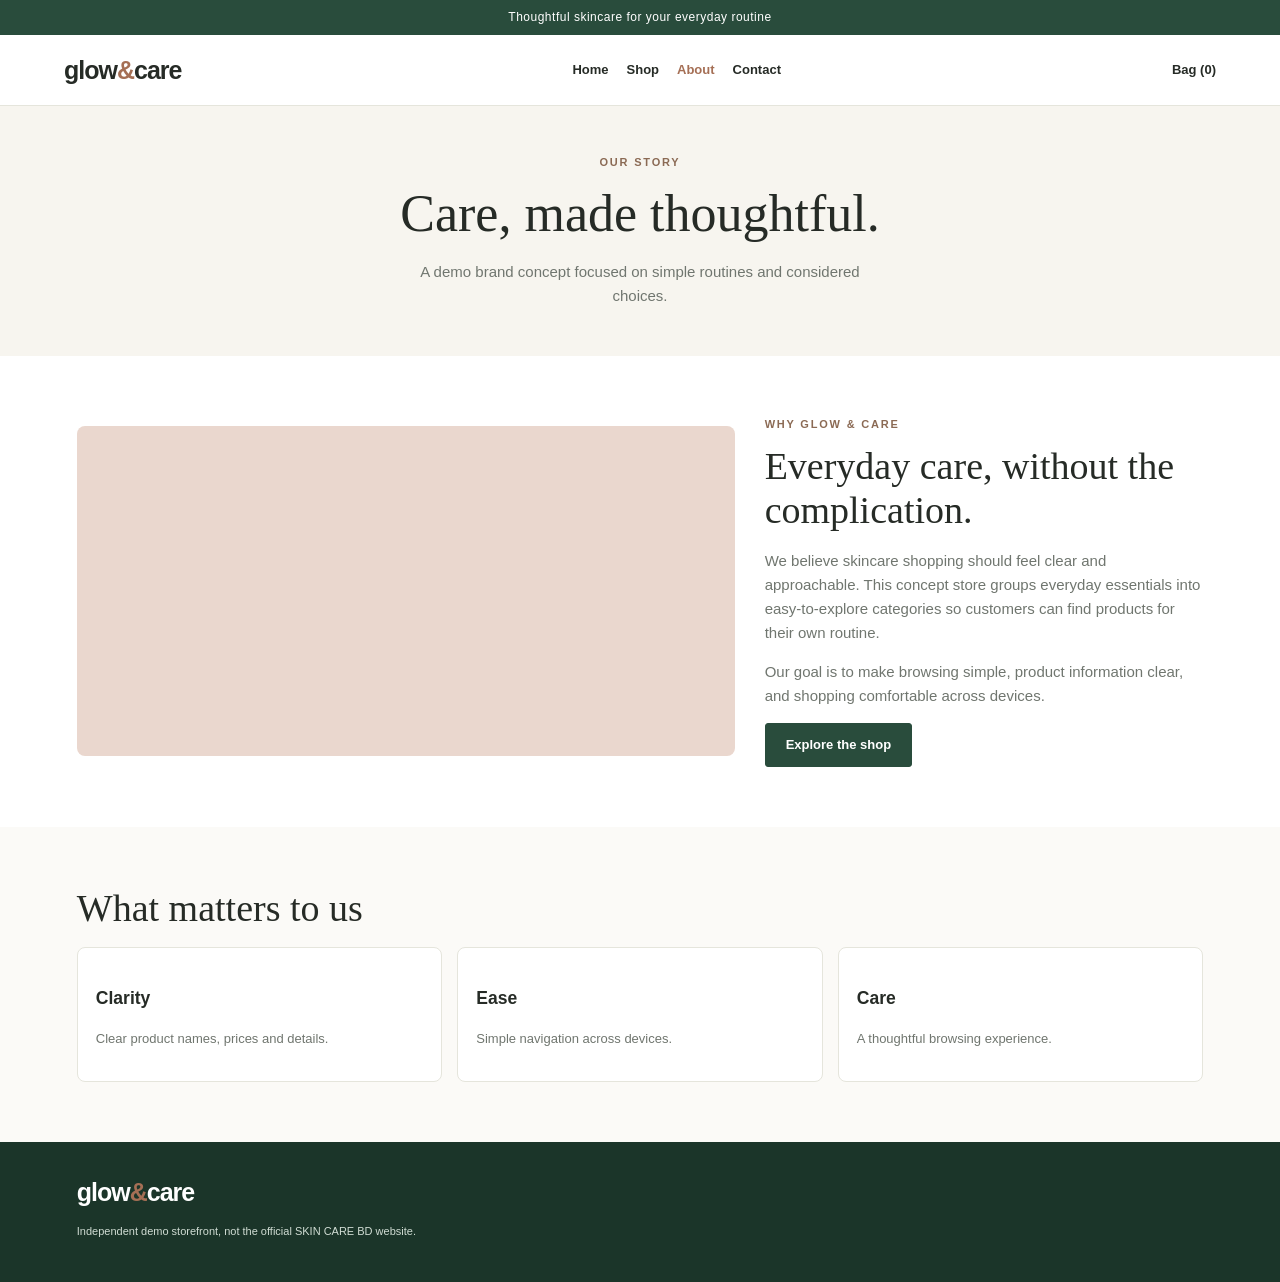
<file: about.html>
<!doctype html><html lang="en"><head><meta charset="utf-8"><meta name="viewport" content="width=device-width,initial-scale=1"><title>About | Glow & Care</title><link rel="stylesheet" href="css/style.css"><script defer src="js/main.js"></script></head><body><div class="announcement">Thoughtful skincare for your everyday routine</div><header class="header"><a class="logo" href="index.html">glow<span>&</span>care</a><button id="menuToggle" class="menu-toggle" aria-expanded="false" aria-label="Toggle menu">☰</button><nav id="navigation"><a href="index.html">Home</a><a href="shop.html">Shop</a><a class="active" href="about.html">About</a><a href="contact.html">Contact</a></nav><div class="actions"><a href="cart.html">Bag (<span data-cart-count>0</span>)</a></div></header><main><section class="page-title"><p class="eyebrow">OUR STORY</p><h1>Care, made thoughtful.</h1><p>A demo brand concept focused on simple routines and considered choices.</p></section><section class="section story"><div class="story-img" role="img" aria-label="Skincare products arranged on a table"></div><div><p class="eyebrow">WHY GLOW & CARE</p><h2>Everyday care, without the complication.</h2><p class="muted">We believe skincare shopping should feel clear and approachable. This concept store groups everyday essentials into easy-to-explore categories so customers can find products for their own routine.</p><p class="muted">Our goal is to make browsing simple, product information clear, and shopping comfortable across devices.</p><a class="btn" href="shop.html">Explore the shop</a></div></section><section class="section tinted"><h2>What matters to us</h2><div class="values"><article><h3>Clarity</h3><p>Clear product names, prices and details.</p></article><article><h3>Ease</h3><p>Simple navigation across devices.</p></article><article><h3>Care</h3><p>A thoughtful browsing experience.</p></article></div></section></main><footer><a class="logo" href="index.html">glow<span>&</span>care</a><p>Independent demo storefront, not the official SKIN CARE BD website.</p></footer></body></html>
</file>
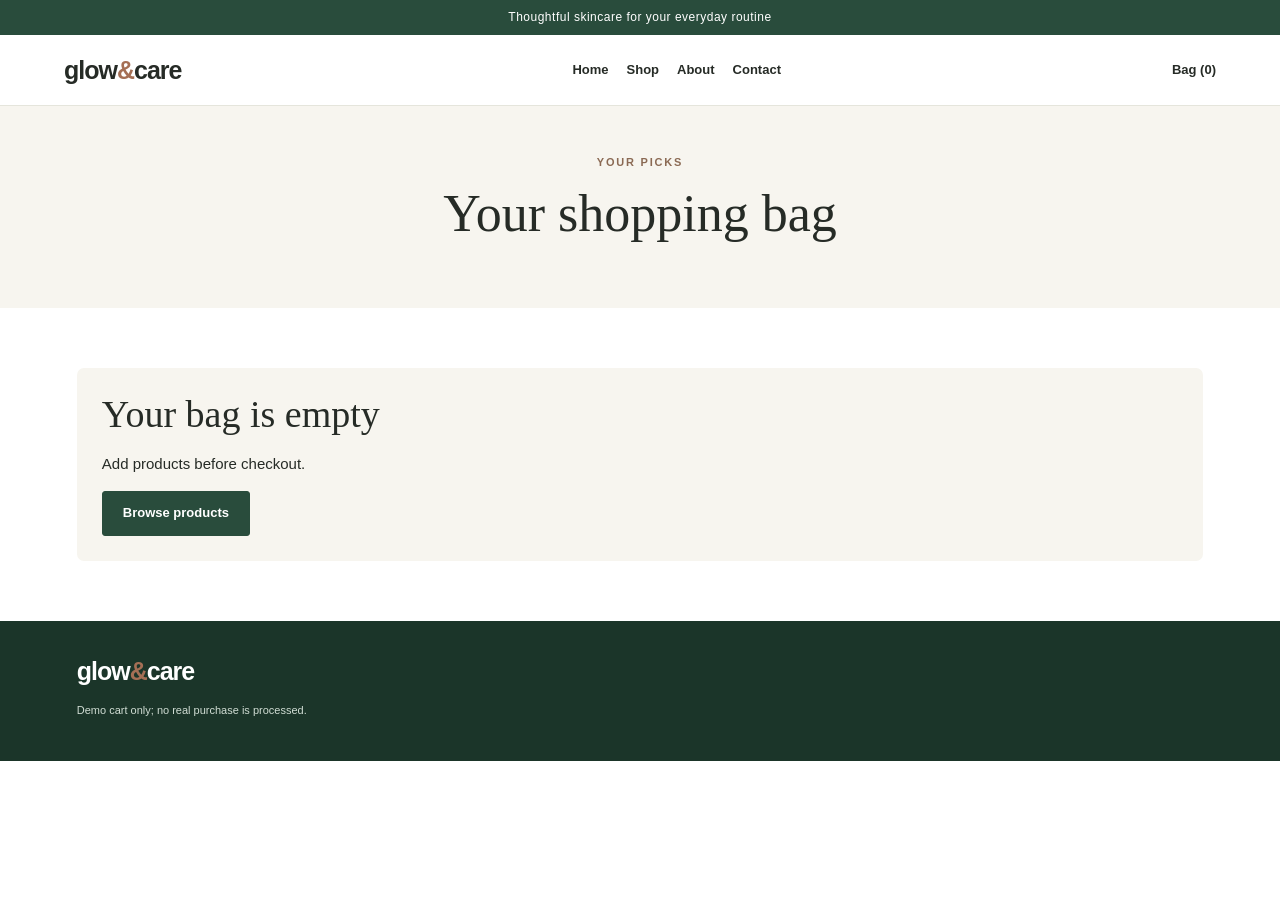
<file: cart.html>
<!doctype html><html lang="en"><head><meta charset="utf-8"><meta name="viewport" content="width=device-width,initial-scale=1"><title>Your bag | Glow & Care</title><link rel="stylesheet" href="css/style.css"><script defer src="js/data.js"></script><script defer src="js/main.js"></script><script defer src="js/cart.js"></script></head><body><div class="announcement">Thoughtful skincare for your everyday routine</div><header class="header"><a class="logo" href="index.html">glow<span>&</span>care</a><button id="menuToggle" class="menu-toggle" aria-expanded="false" aria-label="Toggle menu">☰</button><nav id="navigation"><a href="index.html">Home</a><a href="shop.html">Shop</a><a href="about.html">About</a><a href="contact.html">Contact</a></nav><div class="actions"><a href="cart.html">Bag (<span data-cart-count>0</span>)</a></div></header><main><section class="page-title"><p class="eyebrow">YOUR PICKS</p><h1>Your shopping bag</h1></section><section class="section"><div id="cartContents"></div></section></main><footer><a class="logo" href="index.html">glow<span>&</span>care</a><p>Demo cart only; no real purchase is processed.</p></footer></body></html>
</file>
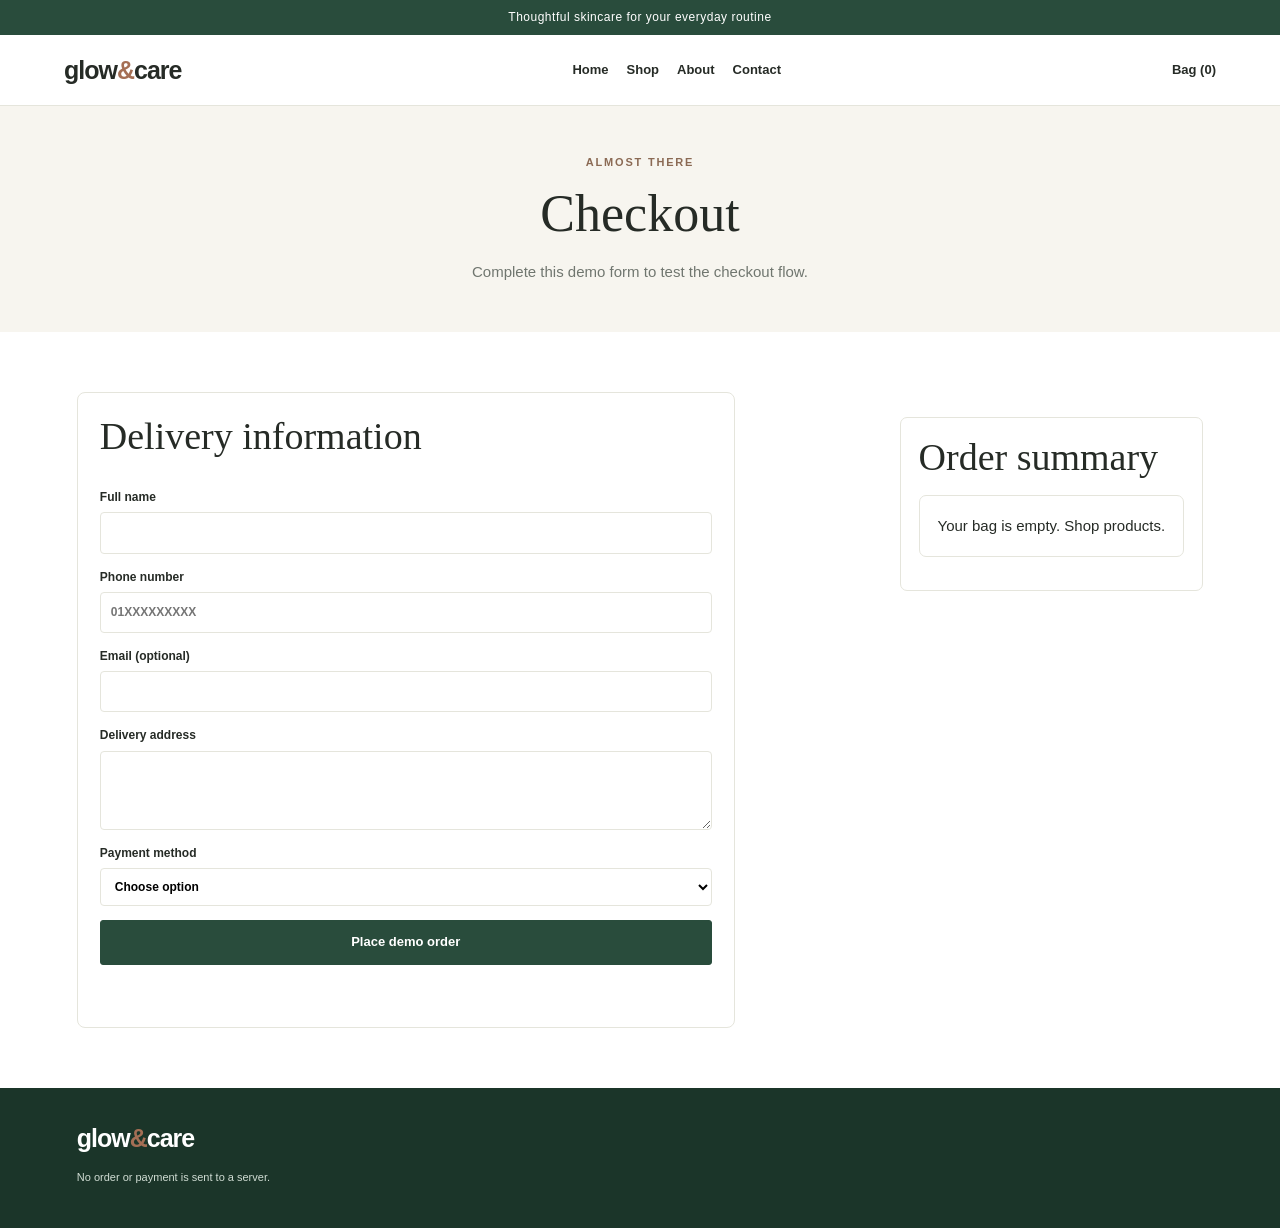
<file: checkout.html>
<!doctype html><html lang="en"><head><meta charset="utf-8"><meta name="viewport" content="width=device-width,initial-scale=1"><title>Checkout | Glow & Care</title><link rel="stylesheet" href="css/style.css"><script defer src="js/data.js"></script><script defer src="js/main.js"></script><script defer src="js/checkout.js"></script></head><body><div class="announcement">Thoughtful skincare for your everyday routine</div><header class="header"><a class="logo" href="index.html">glow<span>&</span>care</a><button id="menuToggle" class="menu-toggle" aria-expanded="false" aria-label="Toggle menu">☰</button><nav id="navigation"><a href="index.html">Home</a><a href="shop.html">Shop</a><a href="about.html">About</a><a href="contact.html">Contact</a></nav><div class="actions"><a href="cart.html">Bag (<span data-cart-count>0</span>)</a></div></header><main><section class="page-title"><p class="eyebrow">ALMOST THERE</p><h1>Checkout</h1><p>Complete this demo form to test the checkout flow.</p></section><section class="section checkout-layout"><form id="checkoutForm" class="form-card"><h2>Delivery information</h2><label>Full name<input name="name" required minlength="2" autocomplete="name"></label><label>Phone number<input name="phone" required pattern="01[0-9]{9}" placeholder="01XXXXXXXXX" title="Enter an 11-digit Bangladesh mobile number"></label><label>Email (optional)<input name="email" type="email"></label><label>Delivery address<textarea name="address" required minlength="8" rows="3"></textarea></label><label>Payment method<select name="payment" required><option value="">Choose option</option><option value="cod">Cash on delivery (demo)</option><option value="online">Online payment (not connected)</option></select></label><button class="btn" type="submit">Place demo order</button><p id="checkoutMessage" class="message" aria-live="polite"></p></form><aside class="summary"><h2>Order summary</h2><div id="checkoutSummary"></div></aside></section></main><footer><a class="logo" href="index.html">glow<span>&</span>care</a><p>No order or payment is sent to a server.</p></footer></body></html>
</file>
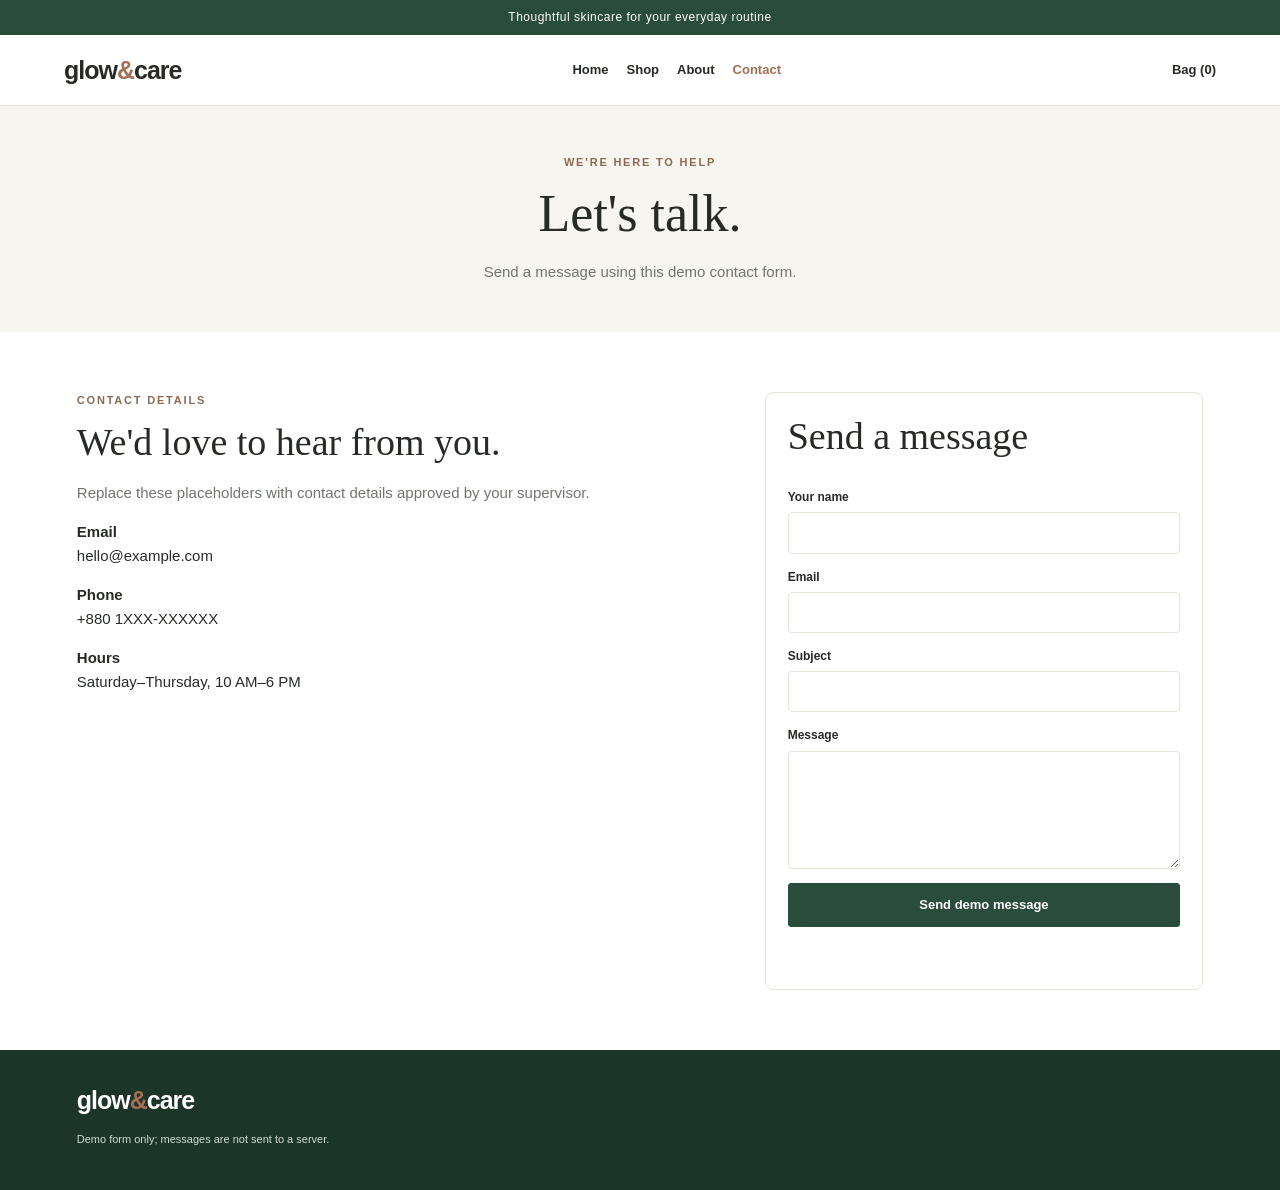
<file: contact.html>
<!doctype html><html lang="en"><head><meta charset="utf-8"><meta name="viewport" content="width=device-width,initial-scale=1"><title>Contact | Glow & Care</title><link rel="stylesheet" href="css/style.css"><script defer src="js/main.js"></script><script defer src="js/checkout.js"></script></head><body><div class="announcement">Thoughtful skincare for your everyday routine</div><header class="header"><a class="logo" href="index.html">glow<span>&</span>care</a><button id="menuToggle" class="menu-toggle" aria-expanded="false" aria-label="Toggle menu">☰</button><nav id="navigation"><a href="index.html">Home</a><a href="shop.html">Shop</a><a href="about.html">About</a><a class="active" href="contact.html">Contact</a></nav><div class="actions"><a href="cart.html">Bag (<span data-cart-count>0</span>)</a></div></header><main><section class="page-title"><p class="eyebrow">WE'RE HERE TO HELP</p><h1>Let's talk.</h1><p>Send a message using this demo contact form.</p></section><section class="section contact-layout"><div><p class="eyebrow">CONTACT DETAILS</p><h2>We'd love to hear from you.</h2><p class="muted">Replace these placeholders with contact details approved by your supervisor.</p><p><b>Email</b><br>hello@example.com</p><p><b>Phone</b><br>+880 1XXX-XXXXXX</p><p><b>Hours</b><br>Saturday–Thursday, 10 AM–6 PM</p></div><form id="contactForm" class="form-card"><h2>Send a message</h2><label>Your name<input name="name" required minlength="2"></label><label>Email<input name="email" type="email" required></label><label>Subject<input name="subject" required minlength="3"></label><label>Message<textarea name="message" rows="5" required minlength="10"></textarea></label><button class="btn" type="submit">Send demo message</button><p id="contactMessage" class="message" aria-live="polite"></p></form></section></main><footer><a class="logo" href="index.html">glow<span>&</span>care</a><p>Demo form only; messages are not sent to a server.</p></footer></body></html>
</file>
<file: css/style.css>
*{box-sizing:border-box} :root{--green:#294c3c;--dark:#1b3529;--cream:#f7f5ef;--pink:#ead7ce;--text:#262b26;--muted:#70766f;--border:#e5e5dc}body{margin:0;color:var(--text);font:15px/1.6 Arial,Helvetica,sans-serif}a{color:inherit;text-decoration:none}button,input,select,textarea{font:inherit}button,select{cursor:pointer}a:focus-visible,button:focus-visible,input:focus-visible,select:focus-visible,textarea:focus-visible{outline:3px solid #b5d5b9;outline-offset:3px}.announcement{text-align:center;padding:8px;background:var(--green);color:#fff;font-size:12px;letter-spacing:.5px}.header{position:sticky;top:0;z-index:5;display:flex;align-items:center;justify-content:space-between;gap:18px;padding:15px 5%;background:#fffffff5;border-bottom:1px solid var(--border)}.logo{font-size:25px;font-weight:800;letter-spacing:-1px}.logo span{color:#a56f55}nav,.actions{display:flex;align-items:center;gap:18px}nav a,.actions>a{font-size:13px;font-weight:700}nav a:hover,nav .active{color:#a56f55}.actions form{display:flex;background:var(--cream);border-radius:25px;padding:4px 8px}.actions input{width:120px;min-width:0;border:0;outline:0;background:transparent;padding:5px;font-size:12px}.actions button{border:0;background:transparent}.menu-toggle{display:none;border:0;background:none;font-size:24px;color:var(--green)}.hero{display:grid;grid-template-columns:1fr 1fr;background:var(--cream);min-height:420px}.hero>div:first-child{align-self:center;padding:55px 10% 55px 12%}.hero-img{background:var(--pink) url('https://images.unsplash.com/photo-1608248543803-ba4f8c70ae0b?auto=format&fit=crop&w=1200&q=85') center/cover no-repeat;min-height:320px}.eyebrow{color:#8b6a54;font-size:11px;font-weight:700;letter-spacing:1.8px;margin:0 0 12px}h1,h2{font-family:Georgia,'Times New Roman',serif;font-weight:500;line-height:1.15;margin:0 0 16px}h1{font-size:clamp(38px,5vw,60px)}h2{font-size:clamp(28px,3vw,38px)}.hero p:not(.eyebrow),.page-title p:not(.eyebrow){color:var(--muted);max-width:440px}.btn{display:inline-block;border:1px solid var(--green);border-radius:3px;padding:11px 20px;background:var(--green);color:white;font-size:13px;font-weight:700}.btn:hover{background:var(--dark)}.section{padding:60px 6%}.tinted{background:#fbfaf7}.section-head{display:flex;align-items:end;justify-content:space-between;gap:20px;margin-bottom:25px}.section-head>a{font-size:13px;font-weight:700;color:var(--green)}.categories{display:grid;grid-template-columns:repeat(4,1fr);gap:15px}.categories a{display:flex;min-height:125px;flex-direction:column;justify-content:space-between;padding:20px;background:var(--cream);border:1px solid var(--border);border-radius:12px;color:var(--green)}.products{display:grid;grid-template-columns:repeat(4,minmax(0,1fr));gap:22px 15px}.product-card{min-width:0}.product-image-wrap{position:relative;aspect-ratio:4/5;overflow:hidden;background:var(--cream);border-radius:8px}.product-image{width:100%;height:100%;object-fit:cover;display:block;transition:transform .25s}.product-card:hover .product-image{transform:scale(1.04)}.tag{position:absolute;top:9px;left:9px;padding:4px 7px;background:white;font-size:10px}.product-info{padding:10px 2px}.product-category{font-size:10px;color:var(--muted);text-transform:uppercase;letter-spacing:1px;margin:0}.product-name{font:500 17px/1.4 Georgia,serif;min-height:44px;margin:5px 0}.price{color:var(--green);font-weight:700;margin:6px 0 10px}.add-button{width:100%;padding:9px;border:1px solid var(--green);background:white;color:var(--green);font-weight:700;font-size:12px}.add-button:hover{background:var(--green);color:white}.promo{display:flex;align-items:center;justify-content:space-between;gap:20px;padding:42px 8%;background:var(--green);color:white}.promo .eyebrow{color:#e7bca4}.light{background:white;color:var(--green)}footer{padding:30px 6%;background:var(--dark);color:white}footer p{font-size:11px;color:#d1ddd4}.page-title{text-align:center;padding:48px 5%;background:var(--cream)}.page-title h1{font-size:clamp(36px,5vw,52px)}.page-title p:not(.eyebrow){margin:0 auto}.filters{display:grid;grid-template-columns:2fr 1fr 1fr;gap:12px}.filters label,.form-card label{display:flex;flex-direction:column;gap:5px;font-size:12px;font-weight:700}.filters input,.filters select,.form-card input,.form-card select,.form-card textarea{width:100%;padding:10px;border:1px solid var(--border);border-radius:4px;background:white}.muted{color:var(--muted)}.detail{display:grid;grid-template-columns:1fr 1fr;gap:40px;align-items:start}.detail img{width:100%;max-height:620px;object-fit:cover;border-radius:8px}.detail .price{font-size:22px}.detail input{width:75px;padding:8px;border:1px solid var(--border)}.notice,.summary{padding:18px;border:1px solid var(--border);border-radius:7px}.cart-row{display:grid;grid-template-columns:2fr 1fr 1fr 1fr auto;align-items:center;gap:12px;padding:14px 0;border-bottom:1px solid var(--border)}.cart-row img{width:55px;height:65px;object-fit:cover;vertical-align:middle;margin-right:10px}.cart-row input{width:60px;padding:6px}.summary{max-width:390px;margin:25px 0 0 auto}.summary-line{display:flex;justify-content:space-between;gap:12px;padding:8px 0}.checkout-layout,.contact-layout,.story{display:grid;grid-template-columns:1.2fr .8fr;gap:30px;align-items:start}.form-card{display:grid;gap:14px;padding:22px;border:1px solid var(--border);border-radius:8px}.message{color:var(--green);font-size:13px}.story{align-items:center}.story-img{min-height:330px;border-radius:8px;background:var(--pink) url('https://images.unsplash.com/photo-1608248543803-ba4f8c70ae0b?auto=format&fit=crop&w=1000&q=80') center/cover}.values{display:grid;grid-template-columns:repeat(3,1fr);gap:15px}.values article{padding:18px;border:1px solid var(--border);border-radius:8px;background:white}.values p{font-size:13px;color:var(--muted)}.remove{border:0;background:none;color:#9b4e42;text-decoration:underline}.empty{padding:25px;background:var(--cream);border-radius:7px}.toast{position:fixed;right:20px;bottom:20px;padding:12px 17px;background:var(--dark);color:white;border-radius:5px;opacity:0;pointer-events:none;transition:opacity .2s}.toast.show{opacity:1}@media(max-width:900px){.header{flex-wrap:wrap}.products{grid-template-columns:repeat(3,minmax(0,1fr))}.actions input{width:95px}}@media(max-width:700px){.menu-toggle{display:block;margin-left:auto}nav{display:none;order:3;width:100%;flex-direction:column;align-items:flex-start;gap:0}nav.open{display:flex}nav a{padding:8px 0}.actions{order:4;width:100%;justify-content:space-between}.actions form{flex:1}.actions input{width:100%}.hero{grid-template-columns:1fr}.hero>div:first-child{padding:40px 7%}.hero-img{min-height:260px}.section{padding:45px 5%}.categories{grid-template-columns:repeat(2,1fr)}.products{grid-template-columns:repeat(2,minmax(0,1fr));gap:18px 10px}.section-head{align-items:flex-start;flex-direction:column}.promo{align-items:flex-start;flex-direction:column}.filters{grid-template-columns:1fr}.detail,.checkout-layout,.contact-layout,.story{grid-template-columns:1fr}.values{grid-template-columns:1fr}.cart-row{min-width:600px}.cart-scroll{overflow-x:auto}.story-img{min-height:260px}}
</file>
